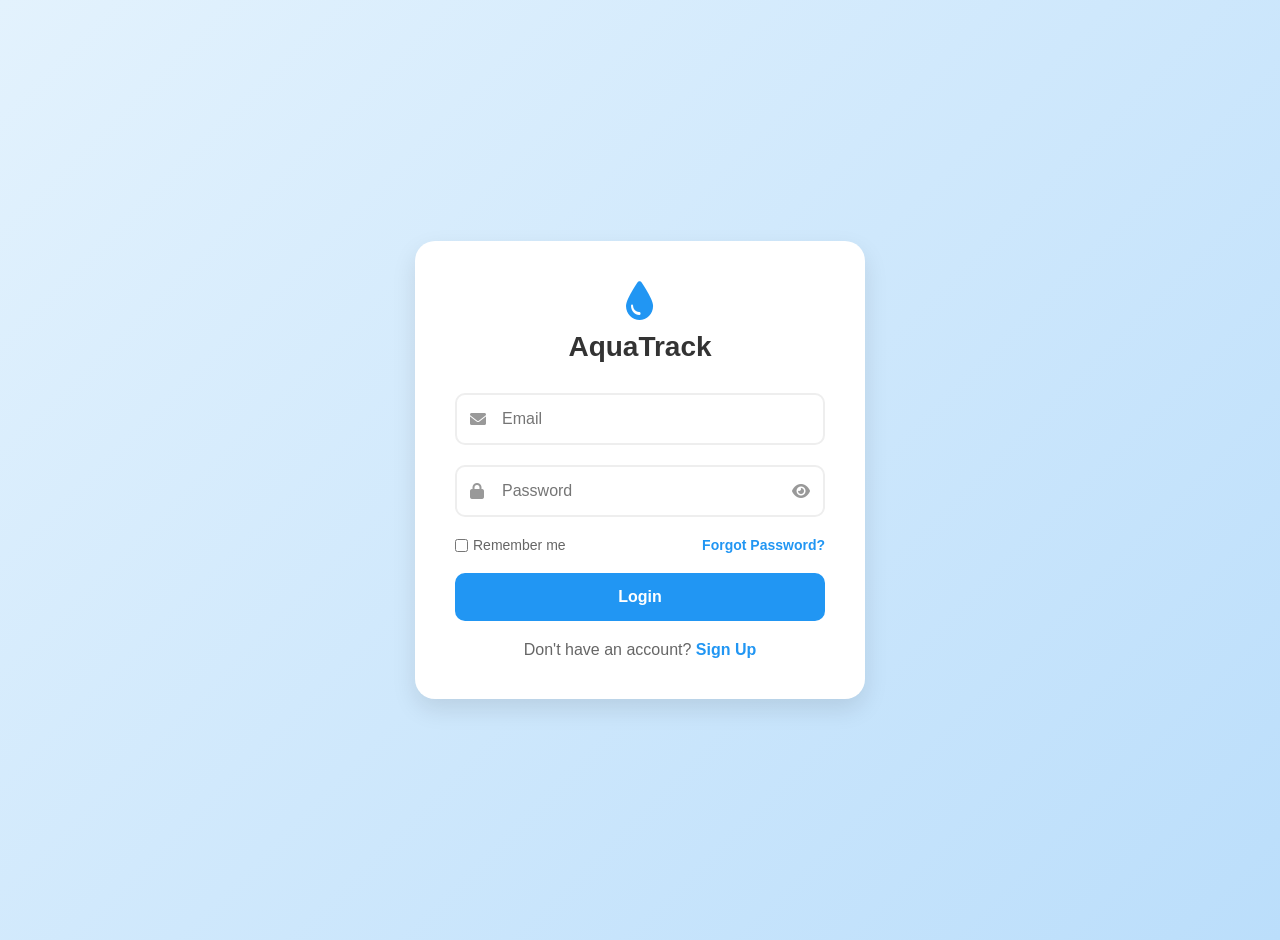
<file: index.html>
<!DOCTYPE html>
<html lang="en">
<head>
    <meta charset="UTF-8">
    <meta name="viewport" content="width=device-width, initial-scale=1.0">
    <title>AquaTrack - Login</title>
    <link rel="stylesheet" href="css/style.css">
    <link rel="stylesheet" href="css/fontawesome/css/all.min.css">
</head>
<body>
    <div class="container">
        <div class="form-container">
            <div class="form-box">
                <div class="logo">
                    <i class="fas fa-tint"></i>
                    <h1>AquaTrack</h1>
                </div>
                <form id="loginForm">
                    <div class="input-group">
                        <i class="fas fa-envelope"></i>
                        <input type="email" name="email" placeholder="Email" required>
                    </div>
                    <div class="input-group">
                        <i class="fas fa-lock"></i>
                        <input type="password" name="password" placeholder="Password" required>
                        <i class="fas fa-eye toggle-password"></i>
                    </div>
                    <div class="remember-forgot">
                        <label>
                            <input type="checkbox" name="remember"> Remember me
                        </label>
                        <a href="#" class="forgot-link">Forgot Password?</a>
                    </div>
                    <button type="submit" class="btn-login">Login</button>
                </form>
                <!-- <div class="divider">
                    <span>or</span>
                </div> -->
                <div class="social-login">
                    <!-- <button class="btn-social google">
                        <i class="fab fa-google"></i> Continue with Google
                    </button> -->
                </div>
                <p class="signup-link">
                    Don't have an account? <a href="signup.html">Sign Up</a>
                </p>
            </div>
        </div>
    </div>
    <script src="js/auth.js"></script>
    <script src="js/script.js"></script>
</body>
</html>
</file>
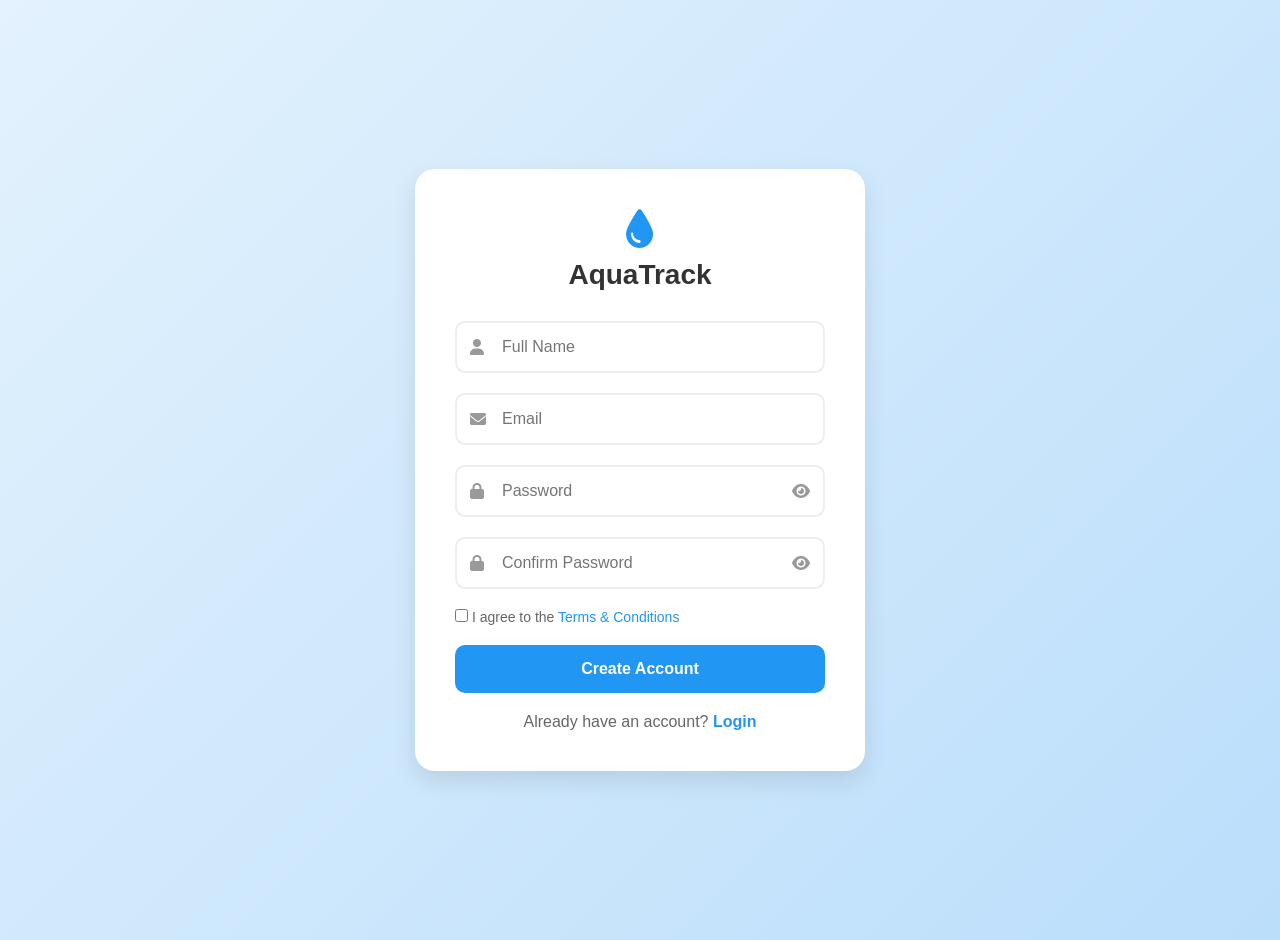
<file: signup.html>
<!DOCTYPE html>
<html lang="en">
<head>
    <meta charset="UTF-8">
    <meta name="viewport" content="width=device-width, initial-scale=1.0">
    <title>AquaTrack - Sign Up</title>
    <link rel="stylesheet" href="css/style.css">
    <link rel="stylesheet" href="css/fontawesome/css/all.min.css">
</head>
<body>
    <div class="container">
        <div class="form-container">
            <div class="form-box">
                <div class="logo">
                    <i class="fas fa-tint"></i>
                    <h1>AquaTrack</h1>
                </div>
                <form id="signupForm">
                    <div class="input-group">
                        <i class="fas fa-user"></i>
                        <input type="text" name="fullname" placeholder="Full Name" required>
                    </div>
                    <div class="input-group">
                        <i class="fas fa-envelope"></i>
                        <input type="email" name="email" placeholder="Email" required>
                    </div>
                    <div class="input-group">
                        <i class="fas fa-lock"></i>
                        <input type="password" name="password" placeholder="Password" required>
                        <i class="fas fa-eye toggle-password"></i>
                    </div>
                    <div class="input-group">
                        <i class="fas fa-lock"></i>
                        <input type="password" name="confirm_password" placeholder="Confirm Password" required>
                        <i class="fas fa-eye toggle-password"></i>
                    </div>
                    <div class="terms">
                        <label>
                            <input type="checkbox" name="terms" required>
                            I agree to the <a href="#">Terms & Conditions</a>
                        </label>
                    </div>
                    <button type="submit" class="btn-signup">Create Account</button>
                </form>
                <!-- <div class="divider">
                    <span>or</span>
                </div> -->
                <div class="social-login">
                    <!-- <button class="btn-social google">
                        <i class="fab fa-google"></i> Continue with Google
                    </button> -->
                </div>
                <p class="login-link">
                    Already have an account? <a href="index.html">Login</a>
                </p>
            </div>
        </div>
    </div>
    <script src="js/auth.js"></script>
    <script src="js/script.js"></script>
</body>
</html>
</file>
<file: css/style.css>
/* Reset and Base Styles */
* {
    margin: 0;
    padding: 0;
    box-sizing: border-box;
    font-family: 'Segoe UI', Tahoma, Geneva, Verdana, sans-serif;
}

:root {
    --primary-color: #2196f3;
    --secondary-color: #1976d2;
    --accent-color: #64b5f6;
    --text-color: #333;
    --text-secondary: #b0bec5;
    --light-gray: #f5f5f5;
    --error-color: #f44336;
    --success-color: #4caf50;
    --card-bg: #1a1a1a;
    --border-color: #333333;
    --hover-bg: #2d2d2d;
    --shadow-color: rgba(0, 0, 0, 0.4);
    --input-bg: #2d2d2d;
    --input-border: #404040;
    --input-text: #f5f5f5;
    --modal-bg: #1a1a1a;
    --modal-border: #333333;
    --warning-color: #ffa726;
    --info-color: #29b6f6;
    --primary-color-rgb: 33, 150, 243;
    --primary-color-gradient: linear-gradient(to right, var(--primary-color), var(--accent-color));
    --secondary-color-gradient: linear-gradient(to right, var(--secondary-color), var(--primary-color));
    --button-text-color: #fff;
}

body {
    background: linear-gradient(135deg, #e3f2fd 0%, #bbdefb 100%);
    min-height: 100vh;
    display: flex;
    align-items: center;
    justify-content: center;
}

/* Container Styles */
.container {
    width: 100%;
    max-width: 1200px;
    padding: 20px;
}

.form-container {
    display: flex;
    justify-content: center;
    align-items: center;
    min-height: 100vh;
}

.form-box {
    background: white;
    padding: 40px;
    border-radius: 20px;
    box-shadow: 0 10px 25px rgba(0, 0, 0, 0.1);
    width: 100%;
    max-width: 450px;
    animation: fadeIn 0.5s ease-out;
}

/* Logo Styles */
.logo {
    text-align: center;
    margin-bottom: 30px;
}

.logo i {
    font-size: 40px;
    color: var(--primary-color);
    margin-bottom: 10px;
}

.logo h1 {
    color: var(--text-color);
    font-size: 28px;
    font-weight: 600;
}

/* Form Styles */
.input-group {
    position: relative;
    margin-bottom: 20px;
}

.input-group i {
    position: absolute;
    left: 15px;
    top: 50%;
    transform: translateY(-50%);
    color: #999;
}

.input-group .toggle-password {
    left: auto;
    right: 15px;
    cursor: pointer;
}

.input-group input {
    width: 100%;
    padding: 15px 45px;
    border: 2px solid #eee;
    border-radius: 10px;
    font-size: 16px;
    transition: all 0.3s ease;
}

.input-group input:focus {
    border-color: var(--primary-color);
    outline: none;
    box-shadow: 0 0 0 3px rgba(33, 150, 243, 0.1);
}

/* Button Styles */
.btn-login, .btn-signup {
    width: 100%;
    padding: 15px;
    background: var(--primary-color);
    color: white;
    border: none;
    border-radius: 10px;
    font-size: 16px;
    font-weight: 600;
    cursor: pointer;
    transition: all 0.3s ease;
}

.btn-login:hover, .btn-signup:hover {
    background: var(--secondary-color);
    transform: translateY(-2px);
}

/* Social Login Styles */
.divider {
    text-align: center;
    margin: 20px 0;
    position: relative;
}

.divider::before, .divider::after {
    content: "";
    position: absolute;
    top: 50%;
    width: 45%;
    height: 1px;
    background: #eee;
}

.divider::before {
    left: 0;
}

.divider::after {
    right: 0;
}

.divider span {
    background: white;
    padding: 0 15px;
    color: #999;
    font-size: 14px;
}

.btn-social {
    width: 100%;
    padding: 12px;
    border: 2px solid #eee;
    border-radius: 10px;
    background: white;
    font-size: 16px;
    cursor: pointer;
    transition: all 0.3s ease;
    display: flex;
    align-items: center;
    justify-content: center;
    gap: 10px;
}

.btn-social:hover {
    background: var(--light-gray);
}

/* Link Styles */
.signup-link, .login-link {
    text-align: center;
    margin-top: 20px;
    color: #666;
}

.signup-link a, .login-link a, .forgot-link {
    color: var(--primary-color);
    text-decoration: none;
    font-weight: 600;
    transition: color 0.3s ease;
}

.signup-link a:hover, .login-link a:hover, .forgot-link:hover {
    color: var(--secondary-color);
}

/* Remember Me & Forgot Password */
.remember-forgot {
    display: flex;
    justify-content: space-between;
    align-items: center;
    margin-bottom: 20px;
    font-size: 14px;
}

.remember-forgot label {
    display: flex;
    align-items: center;
    gap: 5px;
    color: #666;
}

/* Terms and Conditions */
.terms {
    margin-bottom: 20px;
    font-size: 14px;
    color: #666;
}

.terms a {
    color: var(--primary-color);
    text-decoration: none;
}

/* Animations */
@keyframes fadeIn {
    from {
        opacity: 0;
        transform: translateY(20px);
    }
    to {
        opacity: 1;
        transform: translateY(0);
    }
}

@keyframes slideIn {
    from {
        opacity: 0;
        transform: translateX(-20px);
    }
    to {
        opacity: 1;
        transform: translateX(0);
    }
}

@keyframes scaleIn {
    from {
        opacity: 0;
        transform: scale(0.95);
    }
    to {
        opacity: 1;
        transform: scale(1);
    }
}

@keyframes pulse {
    0% {
        transform: scale(1);
    }
    50% {
        transform: scale(1.02);
    }
    100% {
        transform: scale(1);
    }
}

/* Apply animations to dashboard elements */
.dashboard-card {
    animation: fadeIn 0.5s ease-out;
    transition: all 0.3s ease;
}

.dashboard-card:hover {
    transform: translateY(-5px);
    box-shadow: 0 5px 15px rgba(0, 0, 0, 0.1);
}

.stat-item {
    animation: slideIn 0.5s ease-out;
    transition: all 0.3s ease;
}

.stat-item:hover {
    transform: translateY(-3px);
    box-shadow: 0 3px 10px rgba(0, 0, 0, 0.1);
}

.reminder-item {
    animation: slideIn 0.5s ease-out;
    transition: all 0.3s ease;
}

.reminder-item:hover {
    transform: translateX(5px);
    background-color: var(--light-gray);
}

.chart-container {
    animation: scaleIn 0.5s ease-out;
    transition: all 0.3s ease;
}

.progress {
    transition: width 0.5s ease-in-out;
}

.btn-add, .btn-export, .btn-logout {
    transition: all 0.3s ease;
}

.btn-add:hover, .btn-export:hover {
    transform: translateY(-2px);
    box-shadow: 0 3px 8px rgba(0, 0, 0, 0.2);
}

.btn-logout:hover {
    transform: translateY(-2px);
    box-shadow: 0 3px 8px rgba(244, 67, 54, 0.2);
}

.btn-delete {
    transition: all 0.3s ease;
}

.btn-delete:hover {
    transform: scale(1.1);
}

/* Animate water intake updates */
@keyframes waterUpdate {
    0% {
        transform: scale(1);
    }
    50% {
        transform: scale(1.1);
        color: var(--success-color);
    }
    100% {
        transform: scale(1);
    }
}

#waterAmount {
    transition: all 0.3s ease;
}

#waterAmount.updated {
    animation: waterUpdate 0.5s ease-out;
}

/* Animate goal completion */
@keyframes goalAchieved {
    0% {
        transform: scale(1);
    }
    50% {
        transform: scale(1.2);
        color: var(--success-color);
    }
    100% {
        transform: scale(1);
    }
}

#goalCompletion.achieved {
    animation: goalAchieved 0.5s ease-out;
}

/* Animate history table rows */
.history-list tbody tr {
    animation: fadeIn 0.5s ease-out;
    transition: all 0.3s ease;
}

.history-list tbody tr:hover {
    background-color: var(--light-gray);
    transition: background-color 0.2s ease;
}

/* Animate reminder additions */
@keyframes reminderAdd {
    from {
        opacity: 0;
        transform: translateX(-20px);
    }
    to {
        opacity: 1;
        transform: translateX(0);
    }
}

.reminder-item.new {
    animation: reminderAdd 0.5s ease-out;
}

/* Add smooth transitions for all interactive elements */
input[type="number"], input[type="time"] {
    transition: all 0.3s ease;
}

input[type="number"]:focus, input[type="time"]:focus {
    transform: translateY(-2px);
    box-shadow: 0 3px 8px rgba(33, 150, 243, 0.2);
}

/* Animate status changes */
.status-goal-achieved, .status-needs-improvement {
    transition: all 0.3s ease;
}

.status-goal-achieved {
    animation: pulse 2s infinite;
}

/* Add loading animation for chart */
@keyframes chartLoading {
    0% {
        opacity: 0;
        transform: scale(0.95);
    }
    100% {
        opacity: 1;
        transform: scale(1);
    }
}

.chart-container.loading {
    animation: chartLoading 0.5s ease-out;
}

/* Responsive Design */
@media (max-width: 480px) {
    .form-box {
        padding: 30px 20px;
    }

    .logo i {
        font-size: 32px;
    }

    .logo h1 {
        font-size: 24px;
    }

    .input-group input {
        padding: 12px 40px;
        font-size: 14px;
    }

    .btn-login, .btn-signup {
        padding: 12px;
        font-size: 14px;
    }
}

/* Dashboard Styles */
.dashboard-container {
    min-height: 100vh;
    background-color: var(--light-gray);
    padding-bottom: 80px;
}

.dashboard-nav {
    background-color: var(--primary-color);
    padding: 1rem 2rem;
    display: flex;
    justify-content: space-between;
    align-items: center;
    box-shadow: 0 2px 4px rgba(0, 0, 0, 0.1);
    color: white;
}

.dashboard-nav .logo {
    display: flex;
    align-items: center;
    gap: 0.75rem;
}

.dashboard-nav .logo i {
    font-size: 1.8rem;
    color: white;
}

.dashboard-nav .logo h1 {
    color: white;
    font-size: 1.8rem;
    font-weight: 700;
    line-height: 1.2;
    margin: 0;
    padding: 0;
}

.user-info {
    display: flex;
    align-items: center;
    gap: 1rem;
    font-size: 1rem;
}

.user-info span {
    font-weight: 600;
    line-height: 1.2;
}

.btn-logout {
    background-color: var(--error-color);
    color: white;
    border: none;
    padding: 0.5rem 1rem;
    border-radius: 4px;
    cursor: pointer;
    transition: background-color 0.3s ease;
    font-size: 1rem;
}

.btn-logout:hover {
    background-color: #d32f2f;
}

.dashboard-main {
    width: 100%;
    max-width: 1400px;
    margin: 2rem auto;
    padding: 0 20px;
    box-sizing: border-box;
}

.dashboard-grid {
    display: grid;
    grid-template-columns: repeat(auto-fit, minmax(300px, 1fr));
    gap: 1.5rem;
    align-items: start;
}

.dashboard-card {
    background-color: white;
    padding: 1.5rem;
    border-radius: 8px;
    box-shadow: 0 2px 4px rgba(0, 0, 0, 0.1);
    transition: transform 0.3s ease;
    height: 100%;
    display: flex;
    flex-direction: column;
}

.dashboard-card:hover {
    transform: translateY(-5px);
}

.dashboard-card h2 {
    margin-bottom: 1rem;
    color: var(--primary-color);
    font-size: 1.25rem;
    border-bottom: 2px solid var(--light-gray);
    padding-bottom: 0.5rem;
    flex-shrink: 0;
}

/* Water Tracker Styles */
.water-tracker {
    grid-column: 1 / -1;
}

.progress-container {
    margin: 1rem 0;
    display: flex;
    flex-direction: column;
    gap: 1rem;
}

.water-stats {
    text-align: center;
    font-size: 1.5rem;
    color: var(--text-color);
    font-weight: 600;
}

.water-stats span {
    color: var(--primary-color);
}

.water-tracker .chart-container {
    height: 20px !important;
    margin: 0.25rem 0;
    background: transparent;
    box-shadow: none;
}

.water-tracker .chart-container canvas {
    width: 100% !important;
    height: 100% !important;
}

/* Stats Grid Styles */
.stats-grid {
    display: grid;
    grid-template-columns: repeat(auto-fit, minmax(100px, 1fr));
    gap: 1rem;
}

.stat-item {
    display: flex;
    flex-direction: column;
    align-items: center;
    padding: 1rem;
    background-color: var(--light-gray);
    border-radius: 8px;
    text-align: center;
}

.stat-item i {
    font-size: 1.8rem;
    color: var(--primary-color);
    margin-bottom: 0.5rem;
}

.stat-info .stat-value {
    font-size: 1.3rem;
    font-weight: 600;
    color: var(--text-color);
}

.stat-info .stat-label {
    font-size: 0.9rem;
    color: #555;
}

/* Reminder Styles */
.reminder-list {
    margin: 1rem 0;
    max-height: 200px;
    overflow-y: auto;
    margin-bottom: 1.5rem;
}

.reminder-item {
    display: flex;
    justify-content: space-between;
    align-items: center;
    padding: 0.75rem;
    border-bottom: 1px solid #eee;
    transition: background-color 0.2s ease;
}

.reminder-item:hover {
    background-color: var(--light-gray);
}

.reminder-time {
    display: flex;
    align-items: center;
    gap: 0.5rem;
}

.reminder-time i {
    color: var(--primary-color);
}

/* History Table Styles */
.history-list table {
    width: 100%;
    border-collapse: collapse;
    margin-top: 1rem;
}

.history-list th,
.history-list td {
    padding: 12px;
    text-align: left;
    border-bottom: 1px solid #ddd;
}

.history-list th {
    background-color: var(--primary-color);
    color: white;
    font-weight: bold;
}

.history-list tbody tr:nth-child(even) {
    background-color: #f2f2f2;
}

.history-list tbody tr:hover {
    background-color: var(--light-gray);
    transition: background-color 0.2s ease;
}

/* Status Text Styles */
.status-goal-achieved {
    color: var(--success-color);
    font-weight: bold;
}

.status-needs-improvement {
    color: var(--error-color);
    font-weight: bold;
}

/* Export Button Styles */
.btn-export {
    display: inline-flex;
    align-items: center;
    gap: 0.5rem;
    margin-top: 1rem;
    padding: 0.75rem 1.5rem;
    background: linear-gradient(135deg, var(--primary-color), var(--secondary-color));
    color: white;
    border: none;
    border-radius: 8px;
    cursor: pointer;
    font-size: 1rem;
    font-weight: 600;
    transition: all 0.3s ease;
    box-shadow: 0 2px 8px rgba(33, 150, 243, 0.2);
}

.btn-export i {
    font-size: 1.2rem;
    transition: transform 0.3s ease;
}

.btn-export:hover {
    transform: translateY(-2px);
    box-shadow: 0 4px 12px rgba(33, 150, 243, 0.3);
}

.btn-export:hover i {
    transform: translateX(3px);
}

.btn-export:active {
    transform: translateY(0);
}

/* PDF Export Styles */
.pdf-container {
    display: none;
    width: 210mm;
    min-height: 297mm;
    padding: 20mm;
    margin: 0 auto;
    background: white;
    box-sizing: border-box;
    font-family: 'Segoe UI', Tahoma, Geneva, Verdana, sans-serif;
}

.pdf-header {
    text-align: center;
    margin-bottom: 30px;
    padding-bottom: 20px;
    border-bottom: 2px solid var(--primary-color);
}

.pdf-header h1 {
    font-size: 28pt;
    color: var(--primary-color);
    margin-bottom: 10px;
    font-weight: 700;
}

.pdf-header p {
    font-size: 12pt;
    color: #666;
    margin: 5px 0;
}

.pdf-user-info {
    margin-top: 15px;
    font-size: 11pt;
    color: #666;
}

.pdf-user-info span {
    font-weight: 600;
    color: var(--primary-color);
}

.pdf-section {
    margin-bottom: 40px;
    page-break-inside: avoid;
}

.pdf-section h2 {
    font-size: 18pt;
    color: var(--primary-color);
    margin-bottom: 20px;
    padding-bottom: 10px;
    border-bottom: 1px solid #eee;
    font-weight: 600;
}

.pdf-stats, .pdf-weekly-stats, .pdf-achievements {
    display: grid;
    grid-template-columns: repeat(3, 1fr);
    gap: 20px;
    margin-bottom: 30px;
}

.pdf-stat-item {
    text-align: center;
    padding: 20px;
    background: #f8f9fa;
    border-radius: 12px;
    box-shadow: 0 2px 4px rgba(0, 0, 0, 0.05);
}

.pdf-stat-value {
    font-size: 24pt;
    color: var(--primary-color);
    font-weight: 700;
    margin-bottom: 5px;
    line-height: 1.2;
}

.pdf-stat-label {
    font-size: 11pt;
    color: #666;
    font-weight: 500;
}

.pdf-time-distribution {
    display: grid;
    grid-template-columns: repeat(4, 1fr);
    gap: 15px;
    margin-bottom: 30px;
}

.pdf-time-block {
    text-align: center;
    padding: 15px;
    background: #f8f9fa;
    border-radius: 10px;
    box-shadow: 0 2px 4px rgba(0, 0, 0, 0.05);
}

.pdf-time-block h3 {
    font-size: 11pt;
    color: #666;
    margin-bottom: 10px;
    font-weight: 600;
}

.pdf-table {
    width: 100%;
    border-collapse: collapse;
    margin: 20px 0;
    font-size: 10pt;
}

.pdf-table th {
    background: var(--primary-color);
    color: white;
    padding: 12px;
    text-align: left;
    font-weight: 600;
}

.pdf-table td {
    padding: 10px 12px;
    border-bottom: 1px solid #eee;
}

.pdf-table tr:nth-child(even) {
    background: #f8f9fa;
}

.pdf-chart {
    width: 100%;
    height: 300px;
    margin: 20px 0;
    border: 1px solid #eee;
    border-radius: 12px;
    overflow: hidden;
    background: white;
}

.pdf-recommendations {
    display: grid;
    gap: 20px;
}

.pdf-recommendation-item {
    display: flex;
    align-items: flex-start;
    gap: 15px;
    padding: 15px;
    background: #f8f9fa;
    border-radius: 10px;
    box-shadow: 0 2px 4px rgba(0, 0, 0, 0.05);
}

.pdf-recommendation-item i {
    font-size: 20pt;
    color: var(--primary-color);
}

.pdf-recommendation-content h4 {
    font-size: 12pt;
    color: var(--primary-color);
    margin-bottom: 5px;
    font-weight: 600;
}

.pdf-recommendation-content p {
    font-size: 10pt;
    color: #666;
    line-height: 1.4;
}

.pdf-footer {
    margin-top: 40px;
    padding-top: 20px;
    border-top: 1px solid #eee;
    text-align: center;
}

.pdf-footer p {
    font-size: 10pt;
    color: #666;
    margin: 5px 0;
}

.pdf-footer-note {
    font-style: italic;
    color: #999;
}

/* Dark Mode PDF Styles */
[data-theme="dark"] .pdf-container {
    background: var(--card-bg);
    color: var(--text-color);
}

[data-theme="dark"] .pdf-header h1 {
    color: var(--primary-color);
}

[data-theme="dark"] .pdf-header p,
[data-theme="dark"] .pdf-user-info {
    color: var(--text-secondary);
}

[data-theme="dark"] .pdf-section h2 {
    color: var(--primary-color);
    border-bottom-color: var(--border-color);
}

[data-theme="dark"] .pdf-stat-item,
[data-theme="dark"] .pdf-time-block,
[data-theme="dark"] .pdf-recommendation-item {
    background: var(--input-bg);
    box-shadow: 0 2px 4px rgba(0, 0, 0, 0.2);
}

[data-theme="dark"] .pdf-stat-value {
    color: var(--primary-color);
}

[data-theme="dark"] .pdf-stat-label,
[data-theme="dark"] .pdf-time-block h3 {
    color: var(--text-secondary);
}

[data-theme="dark"] .pdf-table th {
    background: var(--primary-color);
}

[data-theme="dark"] .pdf-table td {
    border-bottom-color: var(--border-color);
    color: var(--text-color);
}

[data-theme="dark"] .pdf-table tr:nth-child(even) {
    background: var(--input-bg);
}

[data-theme="dark"] .pdf-chart {
    border-color: var(--border-color);
    background: var(--card-bg);
}

[data-theme="dark"] .pdf-recommendation-content h4 {
    color: var(--primary-color);
}

[data-theme="dark"] .pdf-recommendation-content p {
    color: var(--text-secondary);
}

[data-theme="dark"] .pdf-footer {
    border-top-color: var(--border-color);
}

[data-theme="dark"] .pdf-footer p {
    color: var(--text-secondary);
}

[data-theme="dark"] .pdf-footer-note {
    color: var(--text-secondary);
    opacity: 0.7;
}

/* Print-specific styles */
@media print {
    .pdf-container {
        display: block;
        width: 100%;
        height: auto;
        padding: 0;
        margin: 0;
        background: white;
    }

    .pdf-section {
        page-break-inside: avoid;
    }

    .pdf-chart {
        page-break-inside: avoid;
    }

    .pdf-table {
        page-break-inside: avoid;
    }

    .pdf-footer {
        position: fixed;
        bottom: 0;
        width: 100%;
    }
}

/* Form Controls in Dashboard */
.add-water {
    display: flex;
    gap: 1rem;
    margin-top: 1rem;
    align-items: center;
}

input[type="number"],
input[type="time"] {
    padding: 0.75rem;
    border: 1px solid #ccc;
    border-radius: 4px;
    flex: 1;
    font-size: 1rem;
}

.add-reminder {
    display: flex;
    gap: 1.25rem;
    margin-top: 2rem;
    align-items: center;
}

.btn-add {
    background-color: var(--success-color);
    color: white;
    border: none;
    padding: 0.75rem 1.5rem;
    border-radius: 4px;
    cursor: pointer;
    transition: background-color 0.3s ease;
    font-size: 1rem;
}

.btn-add:hover {
    background-color: #388e3c;
}

.btn-delete {
    background-color: transparent;
    border: none;
    color: var(--error-color);
    cursor: pointer;
    font-size: 1.2em;
    transition: color 0.3s ease;
}

.btn-delete:hover {
    color: #d32f2f;
}

/* Responsive Adjustments */
@media (max-width: 768px) {
    .dashboard-grid {
        grid-template-columns: 1fr;
    }

    .stats-grid {
        grid-template-columns: repeat(auto-fit, minmax(120px, 1fr));
    }

    .dashboard-nav {
        flex-direction: column;
        gap: 1rem;
    }

    .user-info {
        flex-direction: column;
        gap: 0.5rem;
    }
}

@media (max-width: 480px) {
    .dashboard-main {
        padding: 0 10px;
    }

    .dashboard-card {
        padding: 1rem;
    }

    .dashboard-card h2 {
        font-size: 1.1rem;
    }

    .stat-item i {
        font-size: 1.5rem;
    }

    .stat-info .stat-value {
        font-size: 1.1rem;
    }

    .stat-info .stat-label {
        font-size: 0.8rem;
    }

    .history-list th, .history-list td {
        padding: 8px;
        font-size: 0.9em;
    }

    .btn-export, .btn-add {
        padding: 0.6rem 1rem;
        font-size: 0.9rem;
    }
}

.chart-container {
    width: 100%;
    height: 100%;
    min-height: 300px;
    padding: 1rem;
    background: white;
    border-radius: 8px;
    box-shadow: 0 2px 4px rgba(0, 0, 0, 0.1);
    flex: 1;
    display: flex;
    align-items: center;
    justify-content: center;
}

.dashboard-card.chart {
    grid-column: span 2;
    min-height: 400px;
}

@media (max-width: 1200px) {
    .dashboard-grid {
        grid-template-columns: repeat(2, 1fr);
    }
    
    .dashboard-card.chart {
        grid-column: span 2;
    }
}

@media (max-width: 768px) {
    .dashboard-grid {
        grid-template-columns: 1fr;
    }
    
    .dashboard-card.chart {
        grid-column: span 1;
        min-height: 350px;
    }
    
    .chart-container {
        min-height: 250px;
    }
}

@media (max-width: 480px) {
    .dashboard-card.chart {
        min-height: 300px;
    }
    
    .chart-container {
        min-height: 200px;
    }
}

/* User Profile Styles */
.user-profile {
    display: flex;
    align-items: center;
    gap: 0.5rem;
    padding: 0.5rem 1rem;
    background: rgba(255, 255, 255, 0.1);
    border-radius: 20px;
    transition: all 0.3s ease;
    cursor: pointer;
}

.user-profile:hover {
    background: rgba(255, 255, 255, 0.2);
}

.profile-avatar-header {
    width: 30px; /* Adjust size as needed */
    height: 30px; /* Adjust size as needed */
    border-radius: 50%;
    object-fit: cover;
    border: 2px solid white; /* Optional border */
}

.user-profile i {
    font-size: 1.5rem;
    color: white;
}

.user-profile span {
    color: white;
    font-weight: 600;
}

/* Additional Water Styles */
.additional-water-container {
    margin-top: 1rem;
    padding-top: 1rem;
    border-top: 2px dashed var(--light-gray);
}

.water-stats.additional {
    font-size: 1.2rem;
    color: var(--primary-color);
}

.water-stats.additional span {
    font-weight: 700;
}

/* Water Limit Message Styles */
.water-limit-message {
    margin-top: 1rem;
    padding: 0.75rem;
    border-radius: 8px;
    text-align: center;
    font-weight: 500;
    transition: all 0.3s ease;
}

.water-limit-message.error {
    background-color: #ffebee;
    color: var(--error-color);
    border: 1px solid #ffcdd2;
}

.water-limit-message.success {
    background-color: #e8f5e9;
    color: var(--success-color);
    border: 1px solid #c8e6c9;
    animation: pulse 2s infinite;
}

/* Update Button Styles */
.btn-add {
    background-color: var(--primary-color);
    color: white;
    border: none;
    padding: 0.75rem 1.5rem;
    border-radius: 4px;
    cursor: pointer;
    transition: all 0.3s ease;
    font-size: 1rem;
    font-weight: 600;
    display: flex;
    align-items: center;
    gap: 0.5rem;
}

.btn-add:hover {
    background-color: var(--secondary-color);
    transform: translateY(-2px);
    box-shadow: 0 4px 12px rgba(33, 150, 243, 0.2);
}

.btn-add:active {
    transform: translateY(0);
}

/* Enhanced Chart Styles */
.chart-container {
    position: relative;
    transition: all 0.3s ease;
}

.chart-container:hover {
    transform: scale(1.02);
}

/* Add tooltip styles */
[data-tooltip] {
    position: relative;
    cursor: help;
}

[data-tooltip]:before {
    content: attr(data-tooltip);
    position: absolute;
    bottom: 100%;
    left: 50%;
    transform: translateX(-50%);
    padding: 0.5rem;
    background: rgba(0, 0, 0, 0.8);
    color: white;
    border-radius: 4px;
    font-size: 0.875rem;
    white-space: nowrap;
    opacity: 0;
    visibility: hidden;
    transition: all 0.3s ease;
}

[data-tooltip]:hover:before {
    opacity: 1;
    visibility: visible;
    transform: translateX(-50%) translateY(-8px);
}

/* Add loading animation */
@keyframes shimmer {
    0% {
        background-position: -200% 0;
    }
    100% {
        background-position: 200% 0;
    }
}

.loading {
    background: linear-gradient(90deg, #f0f0f0 25%, #e0e0e0 50%, #f0f0f0 75%);
    background-size: 200% 100%;
    animation: shimmer 1.5s infinite;
}

/* Enhanced responsive design */
@media (max-width: 768px) {
    .user-profile {
        padding: 0.25rem 0.75rem;
    }

    .user-profile i {
        font-size: 1.2rem;
    }

    .water-stats {
        font-size: 1.2rem;
    }

    .water-stats.additional {
        font-size: 1rem;
    }

    .water-limit-message {
        font-size: 0.9rem;
        padding: 0.5rem;
    }
}

/* Add smooth scrolling */
html {
    scroll-behavior: smooth;
}

/* Add focus styles for accessibility */
:focus {
    outline: 2px solid var(--primary-color);
    outline-offset: 2px;
}

/* Add hover effects for interactive elements */
.interactive {
    transition: all 0.3s ease;
}

.interactive:hover {
    transform: translateY(-2px);
    box-shadow: 0 4px 12px rgba(0, 0, 0, 0.1);
}

/* Modal Styles */
.modal {
    display: none;
    position: fixed;
    top: 0;
    left: 0;
    width: 100%;
    height: 100%;
    background: rgba(0, 0, 0, 0.5);
    justify-content: center;
    align-items: center;
    z-index: 1000;
}

.modal-content {
    background: white;
    border-radius: 12px;
    width: 90%;
    max-width: 500px;
    max-height: 90vh;
    overflow-y: auto;
    animation: modalSlideIn 0.3s ease-out;
}

.modal-header {
    padding: 1.5rem;
    border-bottom: 1px solid var(--light-gray);
    display: flex;
    justify-content: space-between;
    align-items: center;
}

.modal-header h2 {
    margin: 0;
    color: var(--primary-color);
}

.close-modal {
    background: none;
    border: none;
    font-size: 1.5rem;
    color: #666;
    cursor: pointer;
    transition: color 0.3s ease;
}

.close-modal:hover {
    color: var(--error-color);
}

.modal-body {
    padding: 1.5rem;
}

.modal-footer {
    padding: 1.5rem;
    border-top: 1px solid var(--light-gray);
    text-align: right;
}

/* Profile Section Styles */
.profile-section {
    display: grid;
    grid-template-columns: 1fr;
    gap: 2rem;
    padding: 1.5rem;
}

.profile-avatar {
    position: relative;
    width: 120px;
    height: 120px;
    margin: 0 auto;
    border-radius: 50%;
    overflow: visible;
    box-shadow: 0 4px 12px rgba(0, 0, 0, 0.1);
    transition: all 0.3s ease;
}

.profile-avatar:hover {
    transform: scale(1.05);
    box-shadow: 0 6px 16px rgba(0, 0, 0, 0.15);
}

.profile-avatar img {
    width: 100%;
    height: 100%;
    object-fit: cover;
    border-radius: 50%;
    border: 3px solid var(--primary-color);
    transition: all 0.3s ease;
}

.profile-avatar .change-avatar {
    position: absolute;
    bottom: -5px;
    right: -5px;
    background: var(--primary-color);
    color: white;
    width: 36px;
    height: 36px;
    border-radius: 50%;
    display: flex;
    align-items: center;
    justify-content: center;
    cursor: pointer;
    transition: all 0.3s ease;
    border: 2px solid white;
    box-shadow: 0 2px 8px rgba(0, 0, 0, 0.2);
    z-index: 2;
}

.profile-avatar .change-avatar:hover {
    background: var(--secondary-color);
    transform: scale(1.1);
    box-shadow: 0 4px 12px rgba(0, 0, 0, 0.3);
}

.profile-avatar .change-avatar i {
    font-size: 1.2rem;
    transition: transform 0.3s ease;
}

.profile-avatar .change-avatar:hover i {
    transform: scale(1.2);
}

.profile-form {
    display: grid;
    grid-template-columns: 1fr;
    gap: 1.25rem;
}

.form-group {
    display: flex;
    flex-direction: column;
    gap: 0.5rem;
}

.form-group label {
    font-weight: 600;
    color: var(--text-color);
    font-size: 0.95rem;
}

.form-group input,
.form-group select {
    padding: 0.75rem 1rem;
    border: 2px solid var(--light-gray);
    border-radius: 8px;
    font-size: 1rem;
    transition: all 0.3s ease;
    background: white;
}

.form-group input:focus,
.form-group select:focus {
    border-color: var(--primary-color);
    outline: none;
    box-shadow: 0 0 0 3px rgba(33, 150, 243, 0.1);
}

/* Toggle Switch Styles */
.toggle-group {
    display: flex;
    flex-direction: column;
    gap: 1rem;
}

.toggle {
    display: flex;
    align-items: center;
    gap: 1rem;
    cursor: pointer;
}

.toggle input {
    display: none;
}

.toggle-slider {
    position: relative;
    width: 50px;
    height: 24px;
    background: #ccc;
    border-radius: 12px;
    transition: all 0.3s ease;
}

.toggle-slider:before {
    content: '';
    position: absolute;
    width: 20px;
    height: 20px;
    background: white;
    border-radius: 50%;
    top: 2px;
    left: 2px;
    transition: all 0.3s ease;
}

.toggle input:checked + .toggle-slider {
    background: var(--primary-color);
}

.toggle input:checked + .toggle-slider:before {
    transform: translateX(26px);
}

/* Features Bar Styles */
.features-bar {
    display: flex;
    justify-content: center;
    gap: 1rem;
    margin-bottom: 2rem;
    padding: 1rem;
    background: white;
    border-radius: 12px;
    box-shadow: 0 2px 4px rgba(0, 0, 0, 0.1);
}

.feature-item {
    display: flex;
    align-items: center;
    gap: 0.5rem;
    padding: 0.75rem 1.5rem;
    background: var(--light-gray);
    border-radius: 8px;
    cursor: pointer;
    transition: all 0.3s ease;
}

.feature-item:hover {
    background: var(--primary-color);
    color: white;
    transform: translateY(-2px);
}

.feature-item i {
    font-size: 1.2rem;
}

/* Animations */
@keyframes modalSlideIn {
    from {
        opacity: 0;
        transform: translateY(-20px);
    }
    to {
        opacity: 1;
        transform: translateY(0);
    }
}

/* Responsive Design */
@media (max-width: 768px) {
    .profile-section {
        padding: 1rem;
    }

    .profile-avatar {
        width: 100px;
        height: 100px;
    }

    .profile-form {
        gap: 1rem;
    }

    .features-bar {
        flex-wrap: wrap;
    }

    .feature-item {
        flex: 1 1 calc(50% - 0.5rem);
        justify-content: center;
        padding: 0.75rem;
    }
}

@media (max-width: 480px) {
    .feature-item {
        flex: 1 1 100%;
    }
}

/* Achievement Styles */
.achievements-grid {
    display: grid;
    grid-template-columns: repeat(auto-fit, minmax(250px, 1fr));
    gap: 1.5rem;
    padding: 1rem;
}

.achievement-card {
    background: white;
    border-radius: 12px;
    padding: 1.5rem;
    text-align: center;
    box-shadow: 0 2px 8px rgba(0, 0, 0, 0.1);
    transition: all 0.3s ease;
}

.achievement-card:hover {
    transform: translateY(-5px);
    box-shadow: 0 5px 15px rgba(0, 0, 0, 0.2);
}

.achievement-icon {
    font-size: 3rem;
    margin-bottom: 1rem;
}

.achievement-card h3 {
    color: var(--primary-color);
    margin-bottom: 0.5rem;
}

.achievement-card p {
    color: #666;
    font-size: 0.9rem;
    margin-bottom: 1rem;
}

.achievement-progress {
    background: var(--light-gray);
    border-radius: 10px;
    height: 8px;
    overflow: hidden;
}

.achievement-progress .progress {
    background: var(--primary-color);
    height: 100%;
    transition: width 0.5s ease;
}

/* Stats Container Styles */
.stats-container {
    display: grid;
    grid-template-columns: repeat(auto-fit, minmax(300px, 1fr));
    gap: 1.5rem;
    padding: 1rem;
}

.stat-card {
    background: white;
    border-radius: 12px;
    padding: 1.5rem;
    box-shadow: 0 2px 8px rgba(0, 0, 0, 0.1);
}

.stat-card h3 {
    color: var(--primary-color);
    margin-bottom: 1rem;
    font-size: 1.2rem;
}

.consistency-meter {
    background: var(--light-gray);
    border-radius: 10px;
    height: 20px;
    position: relative;
    overflow: hidden;
}

.meter-fill {
    background: var(--primary-color);
    height: 100%;
    transition: width 0.5s ease;
}

#consistencyScore {
    position: absolute;
    top: 50%;
    left: 50%;
    transform: translate(-50%, -50%);
    color: white;
    font-weight: 600;
    text-shadow: 0 1px 2px rgba(0, 0, 0, 0.2);
}

/* Tips Container Styles */
.tips-container {
    padding: 1rem;
}

.tip-card {
    background: white;
    border-radius: 12px;
    padding: 2rem;
    text-align: center;
    box-shadow: 0 2px 8px rgba(0, 0, 0, 0.1);
    margin-bottom: 1rem;
}

.tip-icon {
    font-size: 3rem;
    margin-bottom: 1rem;
}

.tip-card h3 {
    color: var(--primary-color);
    margin-bottom: 0.5rem;
}

.tip-card p {
    color: #666;
    line-height: 1.6;
}

.tip-navigation {
    display: flex;
    justify-content: center;
    gap: 1rem;
}

.btn-nav {
    background: var(--primary-color);
    color: white;
    border: none;
    width: 40px;
    height: 40px;
    border-radius: 50%;
    cursor: pointer;
    transition: all 0.3s ease;
}

.btn-nav:hover {
    background: var(--secondary-color);
    transform: scale(1.1);
}

/* Badge Styles */
.badge {
    background: var(--primary-color);
    color: white;
    padding: 0.25rem 0.5rem;
    border-radius: 12px;
    font-size: 0.8rem;
    margin-left: 0.5rem;
}

/* Dark Mode Colors */
[data-theme="dark"] {
    --primary-color: #4fc3f7;
    --secondary-color: #29b6f6;
    --accent-color: #81d4fa;
    --text-color: #e0e0e0;
    --text-secondary: #b0bec5;
    --light-gray: #0a1929;
    --card-bg: #0a1929;
    --border-color: #1a2b3c;
    --hover-bg: #1a2b3c;
    --shadow-color: rgba(0, 0, 0, 0.5);
    --input-bg: #1a2b3c;
    --input-border: #2c3e50;
    --input-text: #ffffff;
    --modal-bg: #0a1929;
    --modal-border: #1a2b3c;
    --success-color: #66bb6a;
    --error-color: #ef5350;
    --warning-color: #ffa726;
    --info-color: #42a5f5;
    --primary-color-rgb: 79, 195, 247;
    --primary-color-gradient: linear-gradient(to right, var(--primary-color), var(--accent-color));
    --secondary-color-gradient: linear-gradient(to right, var(--secondary-color), var(--primary-color));
    --button-text-color: #fff;
    background: #000000;
}

/* Dark Mode Text Colors */
[data-theme="dark"] .dashboard-card h2,
[data-theme="dark"] .modal-header h2,
[data-theme="dark"] .stat-card h3,
[data-theme="dark"] .achievement-card h3,
[data-theme="dark"] .tip-card h3 {
    color: #ffffff;
}

[data-theme="dark"] .stat-label,
[data-theme="dark"] .achievement-card p,
[data-theme="dark"] .tip-card p {
    color: #b0bec5;
}

[data-theme="dark"] .stat-value {
    color: #2196f3;
}

/* Dark Mode Card Styles */
[data-theme="dark"] .dashboard-card,
[data-theme="dark"] .modal-content,
[data-theme="dark"] .achievement-card,
[data-theme="dark"] .stat-card,
[data-theme="dark"] .tip-card {
    background: var(--card-bg);
    color: var(--text-color);
    border: 1px solid var(--border-color);
}

/* Dark Mode Form Elements */
[data-theme="dark"] .form-group input,
[data-theme="dark"] .form-group select {
    background: var(--input-bg);
    border-color: var(--input-border);
    color: var(--input-text);
}

[data-theme="dark"] .form-group label {
    color: var(--text-color);
}

[data-theme="dark"] .form-group input::placeholder,
[data-theme="dark"] .form-group select::placeholder {
    color: #b0bec5;
}

/* Dark Mode Modal */
[data-theme="dark"] .modal-content {
    background: var(--modal-bg);
    border: 1px solid var(--modal-border);
}

[data-theme="dark"] .modal-header {
    border-bottom-color: var(--border-color);
}

[data-theme="dark"] .modal-footer {
    border-top-color: var(--border-color);
}

/* Dark Mode Toggle */
[data-theme="dark"] .toggle-slider {
    background: var(--input-bg);
}

[data-theme="dark"] .toggle input:checked + .toggle-slider {
    background: var(--primary-color);
}

[data-theme="dark"] .toggle-slider:before {
    background: var(--text-color);
}

/* Dark Mode Buttons */
[data-theme="dark"] .btn-save {
    background: var(--primary-color);
    color: var(--button-text-color);
}

[data-theme="dark"] .btn-save:hover {
    background: var(--secondary-color);
    box-shadow: 0 6px 12px rgba(var(--primary-color-rgb), 0.4);
}

/* Dark Mode Progress Bar */
[data-theme="dark"] .progress-container {
    background: var(--card-bg);
}

[data-theme="dark"] .water-stats {
    color: var(--text-color);
}

[data-theme="dark"] .water-stats span {
    color: var(--primary-color);
}

/* Dark Mode Features Bar */
[data-theme="dark"] .features-bar {
    background: var(--card-bg);
    border: 1px solid var(--border-color);
}

[data-theme="dark"] .feature-item {
    background: var(--input-bg);
    color: var(--text-color);
}

[data-theme="dark"] .feature-item:hover {
    background: var(--primary-color);
    color: var(--text-color);
}

/* Dark Mode Reminder List */
[data-theme="dark"] .reminder-item {
    background: var(--input-bg);
    border: 1px solid var(--border-color);
}

[data-theme="dark"] .reminder-item:hover {
    background: var(--hover-bg);
    border-color: var(--primary-color);
}

/* Dark Mode History Table */
[data-theme="dark"] .history-list th {
    background: var(--primary-color);
    color: var(--text-color);
}

[data-theme="dark"] .history-list td {
    color: var(--text-color);
    border-bottom-color: var(--border-color);
}

[data-theme="dark"] .history-list tbody tr:nth-child(even) {
    background: var(--input-bg);
}

[data-theme="dark"] .history-list tbody tr:hover {
    background: var(--hover-bg);
}

/* Dark Mode Validation Messages */
[data-theme="dark"] .validation-message {
    color: #f44336;
}

[data-theme="dark"] .success-icon {
    color: #4caf50;
}

[data-theme="dark"] .error-icon {
    color: #f44336;
}

/* Dark Mode Notification */
[data-theme="dark"] .notification {
    background: var(--card-bg);
    border: 1px solid var(--border-color);
}

[data-theme="dark"] .notification-content h4 {
    color: var(--text-color);
}

[data-theme="dark"] .notification-content p {
    color: var(--text-secondary);
}

/* Enhanced Animations */
@keyframes float {
    0%, 100% { transform: translateY(0); }
    50% { transform: translateY(-5px); }
}

@keyframes pulse-glow {
    0% { box-shadow: 0 0 0 0 rgba(144, 202, 249, 0.4); }
    70% { box-shadow: 0 0 0 10px rgba(144, 202, 249, 0); }
    100% { box-shadow: 0 0 0 0 rgba(144, 202, 249, 0); }
}

@keyframes slide-up {
    from { transform: translateY(20px); opacity: 0; }
    to { transform: translateY(0); opacity: 1; }
}

.stat-card {
    animation: slide-up 0.5s ease-out;
}

.stat-card:hover {
    animation: float 2s ease-in-out infinite;
}

.achievement-card:hover {
    animation: pulse-glow 2s infinite;
}

/* Enhanced Mobile Features */
@media (max-width: 768px) {
    .dashboard-nav {
        backdrop-filter: blur(10px);
        -webkit-backdrop-filter: blur(10px);
    }

    .feature-item {
        position: relative;
        overflow: hidden;
    }

    .feature-item:active {
        transform: scale(0.95);
    }

    .mobile-gesture-hint {
        position: absolute;
        bottom: 0;
        left: 0;
        width: 100%;
        text-align: center;
        padding: 0.5rem;
        background: rgba(0, 0, 0, 0.1);
        font-size: 0.8rem;
        opacity: 0.7;
    }

    .swipeable {
        touch-action: pan-y pinch-zoom;
    }

    .mobile-menu {
        display: none;
    }
}

/* Enhanced Print Layout */
@media print {
    .dashboard-container {
        padding: 0;
        background: none;
    }

    .dashboard-card {
        break-inside: avoid;
        border: 2px solid #000;
        margin-bottom: 30px;
        box-shadow: none;
        padding: 20px;
        page-break-inside: avoid;
    }

    .dashboard-card h2 {
        color: #000;
        font-size: 18pt;
        border-bottom: 2px solid #000;
        padding-bottom: 10px;
        margin-bottom: 20px;
    }

    .water-stats {
        font-size: 24pt;
        color: #000;
        margin: 20px 0;
    }

    .water-stats span {
        color: var(--primary-color);
        font-weight: 700;
    }

    .stat-value {
        font-size: 18pt;
        color: var(--primary-color);
        font-weight: 700;
    }

    .stat-label {
        font-size: 12pt;
        color: #333;
    }

    .history-list table {
        width: 100%;
        border-collapse: collapse;
        margin: 20px 0;
    }

    .history-list th {
        background: #000 !important;
        color: #fff !important;
        font-size: 12pt;
        padding: 12px;
        border: 1px solid #000;
    }

    .history-list td {
        font-size: 11pt;
        padding: 10px;
        border: 1px solid #000;
    }

    .history-list tbody tr:nth-child(even) {
        background: #f5f5f5 !important;
    }

    .chart-container {
        height: 300px !important;
        border: 1px solid #000;
        margin: 20px 0;
        page-break-inside: avoid;
    }

    .progress-container {
        margin: 20px 0;
    }

    .progress {
        height: 20px;
        border: 1px solid #000;
    }

    .progress-bar {
        background: var(--primary-color) !important;
        -webkit-print-color-adjust: exact;
        print-color-adjust: exact;
    }

    /* Hide non-essential elements */
    .btn-export,
    .btn-add,
    .btn-delete,
    .features-bar,
    .mobile-menu,
    .notification {
        display: none !important;
    }

    /* Add page breaks */
    .dashboard-card.chart {
        page-break-before: always;
    }

    /* Add header and footer */
    .dashboard-container::before {
        content: "Water Intake Report";
        display: block;
        font-size: 24pt;
        font-weight: bold;
        text-align: center;
        margin-bottom: 30px;
    }

    .dashboard-container::after {
        content: "Generated on " attr(data-date);
        display: block;
        font-size: 10pt;
        text-align: center;
        margin-top: 30px;
        color: #666;
    }
}

/* Dark Mode Export Button */
[data-theme="dark"] .btn-export {
    background: linear-gradient(135deg, var(--primary-color), var(--secondary-color));
    box-shadow: 0 2px 8px rgba(33, 150, 243, 0.3);
}

[data-theme="dark"] .btn-export:hover {
    box-shadow: 0 4px 12px rgba(33, 150, 243, 0.4);
}

/* Existing button styles */
.btn-save {
    display: inline-flex;
    align-items: center;
    justify-content: center;
    padding: 0.75rem 1.5rem;
    font-size: 1rem;
    font-weight: 600;
    text-align: center;
    text-decoration: none;
    border: none;
    border-radius: 25px;
    cursor: pointer;
    transition: background 0.3s ease, transform 0.1s ease, box-shadow 0.3s ease;
    gap: 0.5rem;
    color: var(--button-text-color);
    background: var(--primary-color-gradient);
    box-shadow: 0 4px 10px rgba(var(--primary-color-rgb), 0.3);
}

.btn-save i {
    font-size: 1.1rem;
}

.btn-save:hover {
    background: var(--secondary-color-gradient);
    transform: translateY(-2px);
    box-shadow: 0 6px 12px rgba(var(--primary-color-rgb), 0.4);
}

.btn-save:active {
    transform: translateY(0);
    box-shadow: 0 2px 5px rgba(var(--primary-color-rgb), 0.3);
}
</file>
